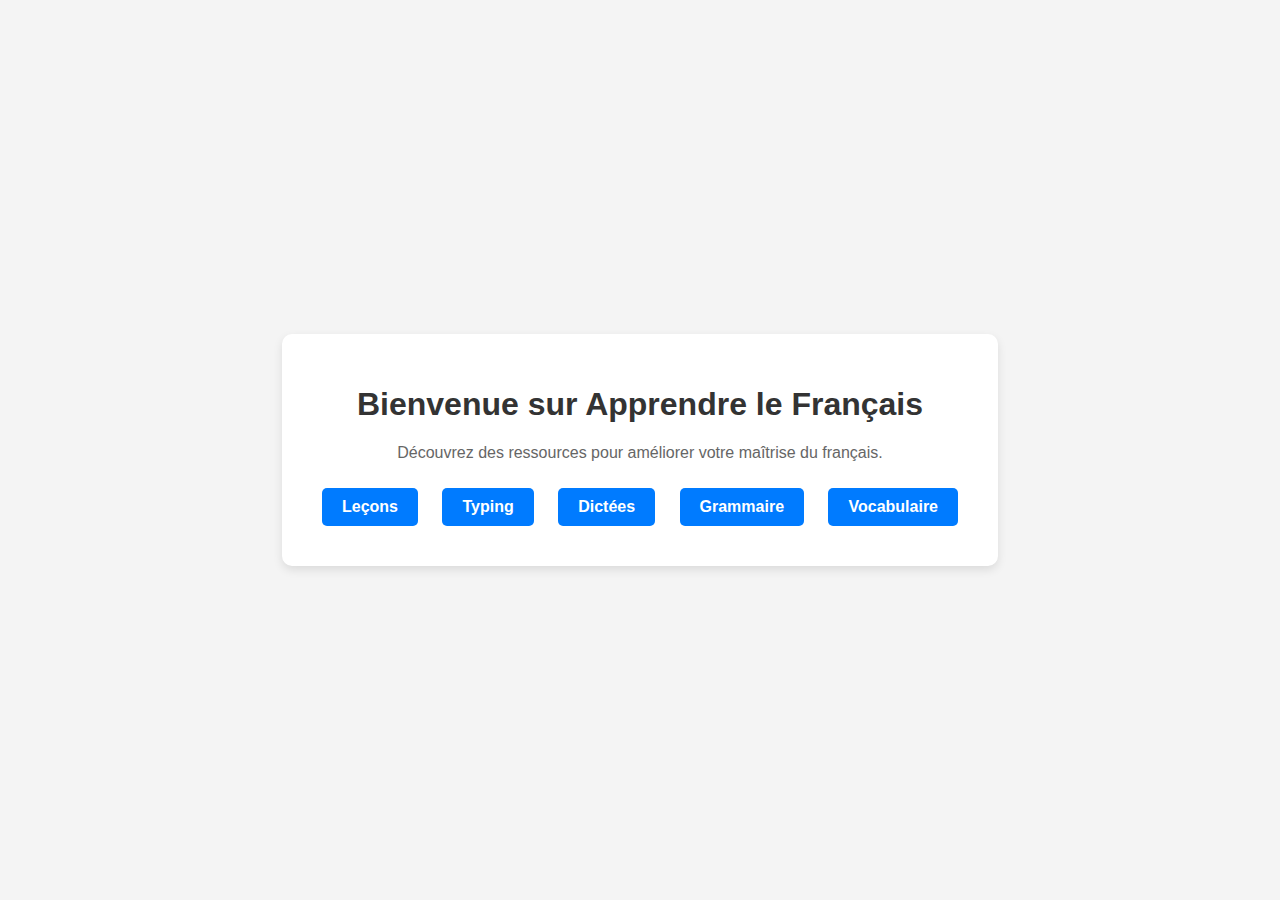
<file: index.html>
<!DOCTYPE html>
<html lang="fr">
<head>
    <meta charset="UTF-8">
    <meta name="viewport" content="width=device-width, initial-scale=1.0">
    <title>Apprendre le Français</title>
    <style>
        body {
            font-family: Arial, sans-serif;
            margin: 0;
            padding: 0;
            display: flex;
            justify-content: center;
            align-items: center;
            height: 100vh;
            background-color: #f4f4f4;
            text-align: center;
        }
        .container {
            background: white;
            padding: 30px;
            border-radius: 10px;
            box-shadow: 0px 4px 10px rgba(0, 0, 0, 0.1);
        }
        h1 {
            color: #333;
        }
        p {
            color: #666;
        }
        .btn {
            display: inline-block;
            margin: 10px;
            padding: 10px 20px;
            background-color: #007BFF;
            color: white;
            text-decoration: none;
            border-radius: 5px;
            font-weight: bold;
        }
        .btn:hover {
            background-color: #0056b3;
        }
    </style>
</head>
<body>
    <div class="container">
        <h1>Bienvenue sur Apprendre le Français</h1>
        <p>Découvrez des ressources pour améliorer votre maîtrise du français.</p>
        <a href="lecons.html" class="btn">Leçons</a>
        <a href="french-typing.html" class="btn">Typing</a>
        <a href="fortographie/index.html" class="btn">Dictées</a>
        <a href="index4.html" class="btn">Grammaire</a>
        <a href="flashcard/index.html" class="btn">Vocabulaire</a>
    </div>
</body>
</html>
</file>
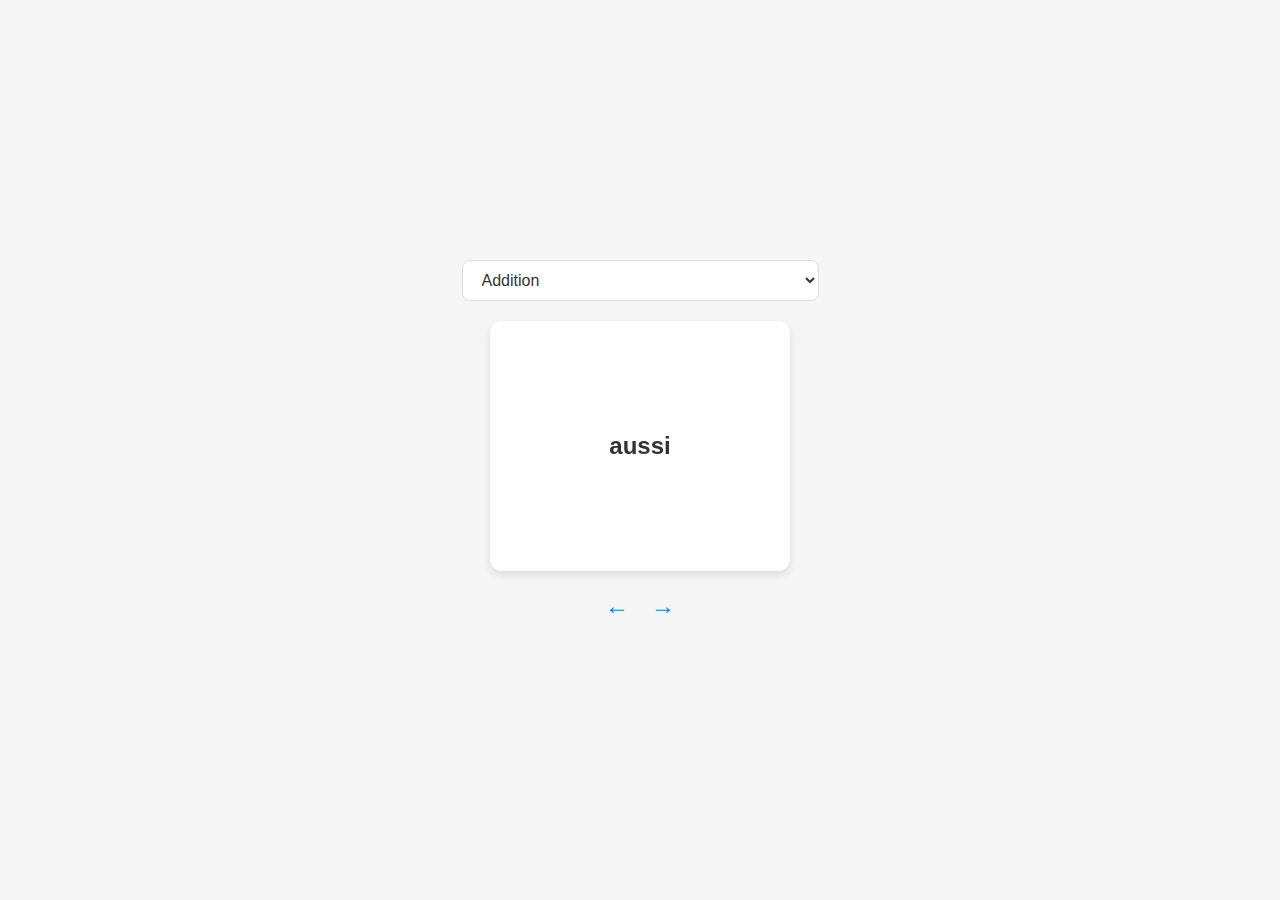
<file: flashcard/index.html>
<!DOCTYPE html>
<html lang="en">
<head>
    <meta charset="UTF-8">
    <meta name="viewport" content="width=device-width, initial-scale=1.0">
    <title>Flashcard App</title>
    <link rel="stylesheet" href="styles.css">
</head>
<body>
    <div class="container">
        <div class="controls">
            <select id="set-selector"></select> <!-- Categories will be dynamically added here -->
        </div>
        <div class="flashcard-container">
            <div class="flashcard">
                <div class="front">
                    <h2 id="word">Word</h2>
                </div>
                <div class="back">
                    <p id="definition">Definition</p>
                </div>
            </div>
            <div class="navigation">
                <button id="prev-btn">&larr;</button>
                <button id="next-btn">&rarr;</button>
            </div>
        </div>
    </div>

    <script src="script.js"></script>
</body>
</html>
</file>
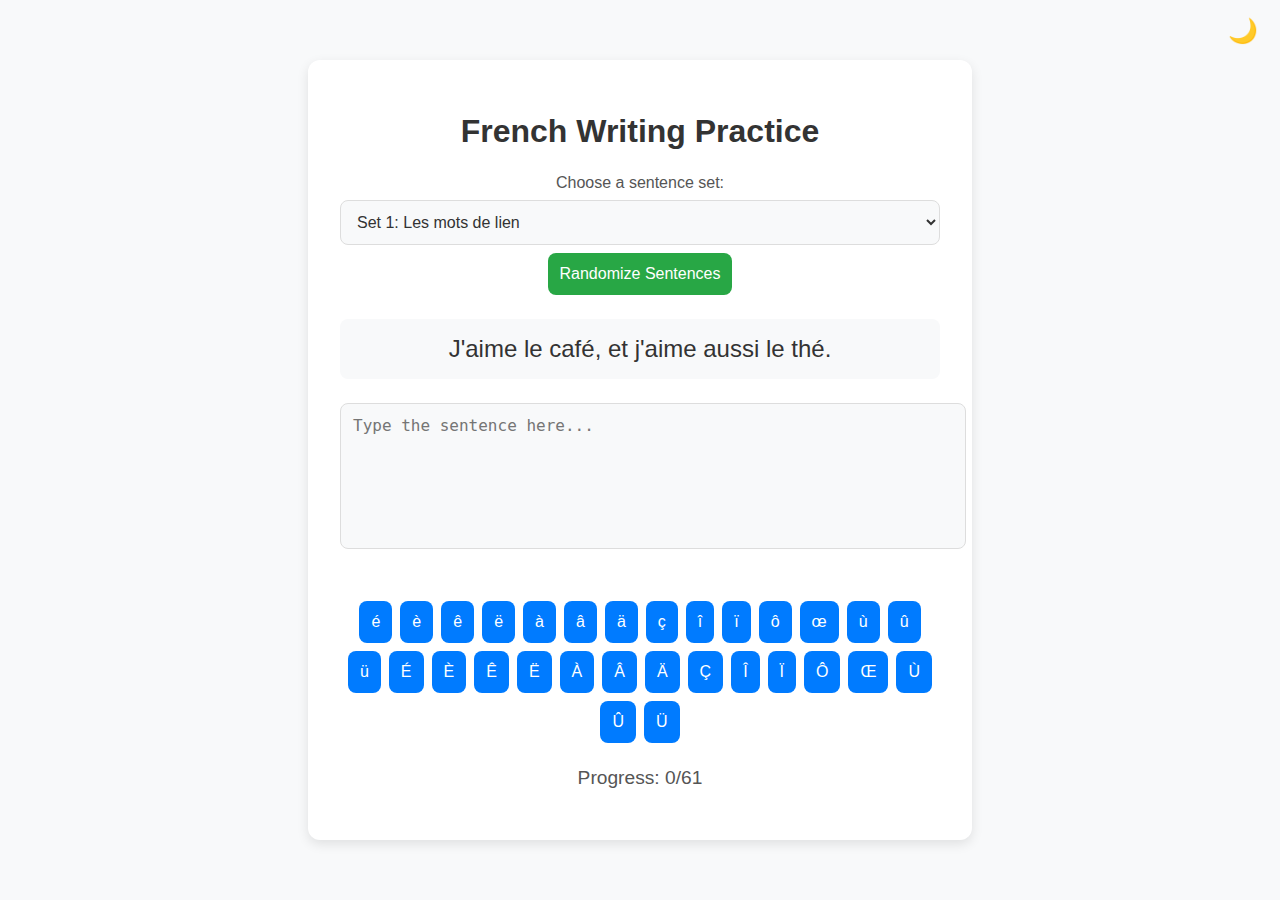
<file: fortographie/index.html>
<!DOCTYPE html>
<html lang="en">
<head>
  <meta charset="UTF-8">
  <meta name="viewport" content="width=device-width, initial-scale=1.0">
  <title>French Writing Practice</title>
  <link rel="stylesheet" href="styles.css">
</head>
<body>
  <div class="container">
    <div class="theme-toggle">
      <button id="theme-toggle-btn">🌙</button>
    </div>
    <h1>French Writing Practice</h1>
    <div class="controls">
      <label for="sentence-set">Choose a sentence set:</label>
      <select id="sentence-set">
        <option value="set1">Set 1: Les mots de lien</option>
        <option value="set2">Set 2: Claude Sunjunctive 20</option>
        <option value="set3">Set 3: Le Present 15 Claude Sentences</option>
        <option value="set4">Set 4: Imparfait 15 Claude Sentences</option>
        <option value="set5">Set 5: Passe Compose 15 Claude Sentences</option>
        <option value="set6">Set 6: Future 15 Claude Sentences</option>
        <option value="set7">Set 7: Future Anterior 15 Claude Sentences</option>
        <option value="set8">Set 8: Plus Que Parfait 15 Claude Sentences</option>
        <option value="set9">Set 9: Conditionnelle Present 15 Deep Sentences</option>
        <option value="set10">Set 10: Subjunctive Present 15 Deep Sentences</option>
        <option value="set11">Set 11: Relative Clauses 15 Deep Sentences</option>
        <option value="set12">Set 12: Passive 15 Deep Sentences</option>
        <option value="set13">Set 13: Noun Clauses 15 Claude Sentences</option>        
        <option value="addition">Addition</option>
        <option value="cause">Cause</option>
        <option value="purpose">Purpose</option>
        <option value="consequence">Consequence</option>
        <option value="condition">Condition</option>
        <option value="opposition">Opposition</option>
        <option value="illustrating">Illustrating</option>
        <option value="introducing">Introducing</option>
        <option value="concluding">Concluding</option>
        <option value="summarizing">Summarizing</option>
        <option value="referencing">Referencing</option>
        <option value="time">Time</option>
        <option value="location">Location</option>
        <option value="comparison">Comparison</option>
        <option value="emphasis">Emphasis</option>
        <option value="doubt">Doubt</option>
        <option value="modals">Modals</option>
        <option value="verbs1">Verbs 1</option>
        <option value="verbs2">Verbs 2</option>
        <option value="verbs3">Verbs 3</option>
        <option value="verbs4">Verbs 4</option>
        <option value="verbs5">Verbs 5</option>
        <option value="verbs6">Verbs 6</option>
        <option value="verbs7">Verbs 7</option>
        <option value="verbs8">Verbs 8</option>
        <option value="verbs9">Verbs 9</option>
        <option value="verbs10">Verbs 10</option>
        <option value="verbs11">Verbs 11</option>
        <option value="verbs12">Verbs 12</option>
        <option value="verbs13">Verbs 13</option>
        <option value="verbs14">Verbs 14</option>
        <option value="verbs15">Verbs 15</option>
        <option value="verbs16">Verbs 16</option>
        <option value="verbs17">Verbs 17</option>
        <option value="verbs18">Verbs 18</option>
        <option value="verbs19">Verbs 19</option>
        <option value="verbs20">Verbs 20</option>
        <option value="grokeot3_1">Grok EO Task 3-1</option>
        <option value="grokeot3_2">Grok EO Task 3-2</option>
      </select>
      <button id="randomize-btn">Randomize Sentences</button>
    </div>
    <div id="sentence-display"></div>
    <textarea id="user-input" placeholder="Type the sentence here..."></textarea>
    <div id="feedback"></div>
    <div id="virtual-keyboard">
      <!-- Lowercase special characters -->
      <button data-char="é">é</button>
      <button data-char="è">è</button>
      <button data-char="ê">ê</button>
      <button data-char="ë">ë</button>
      <button data-char="à">à</button>
      <button data-char="â">â</button>
      <button data-char="ä">ä</button>
      <button data-char="ç">ç</button>
      <button data-char="î">î</button>
      <button data-char="ï">ï</button>
      <button data-char="ô">ô</button>
      <button data-char="œ">œ</button>
      <button data-char="ù">ù</button>
      <button data-char="û">û</button>
      <button data-char="ü">ü</button>
      <!-- Uppercase special characters -->
      <button data-char="É">É</button>
      <button data-char="È">È</button>
      <button data-char="Ê">Ê</button>
      <button data-char="Ë">Ë</button>
      <button data-char="À">À</button>
      <button data-char="Â">Â</button>
      <button data-char="Ä">Ä</button>
      <button data-char="Ç">Ç</button>
      <button data-char="Î">Î</button>
      <button data-char="Ï">Ï</button>
      <button data-char="Ô">Ô</button>
      <button data-char="Œ">Œ</button>
      <button data-char="Ù">Ù</button>
      <button data-char="Û">Û</button>
      <button data-char="Ü">Ü</button>
    </div>
    <div id="progress">
      <p>Progress: <span id="progress-count">0</span>/<span id="total-sentences">0</span></p>
    </div>
  </div>
  <script src="app.js"></script>
</body>
</html>
</file>
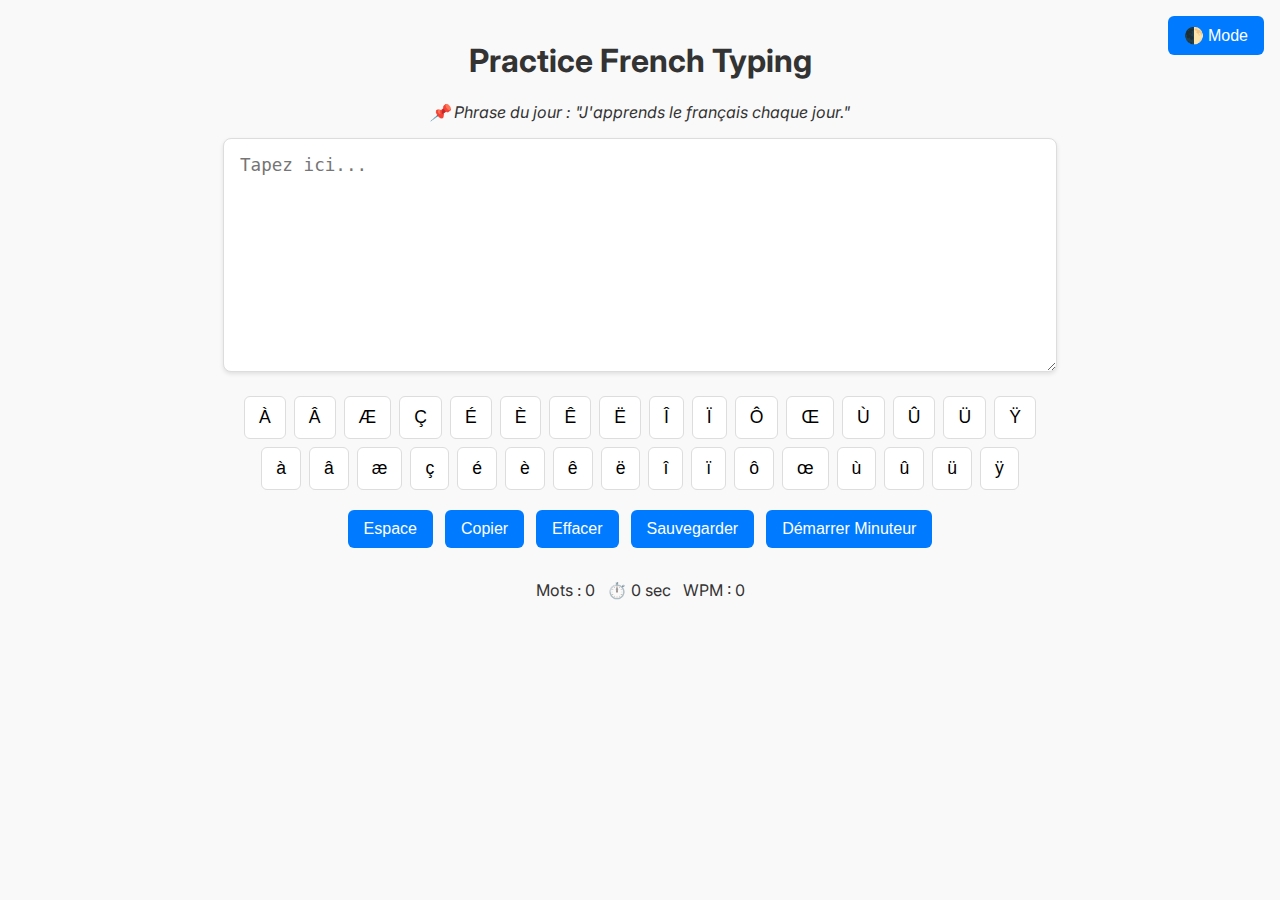
<file: french-typing.html>
<!DOCTYPE html>
<html lang="fr">
<head>
  <meta charset="UTF-8" />
  <meta name="viewport" content="width=device-width, initial-scale=1" />
  <title>French Typing Practice</title>
  <link href="https://fonts.googleapis.com/css2?family=Inter:wght@400;600&display=swap" rel="stylesheet">
  <style>
    :root {
      --bg-color: #f9f9f9;
      --text-color: #333;
      --key-bg: #fff;
      --key-border: #ddd;
      --button-bg: #007BFF;
      --button-hover: #0056b3;
      --key-text-color: #000;
    }

    body.dark {
      --bg-color: #1e1e1e;
      --text-color: #eee;
      --key-bg: #2b2b2b;
      --key-border: #444;
      --button-bg: #1a73e8;
      --button-hover: #135abe;
      --key-text-color: #fff;
    }

    body {
      font-family: 'Inter', sans-serif;
      background: var(--bg-color);
      color: var(--text-color);
      margin: 0;
      padding: 20px;
      text-align: center;
      transition: background 0.3s, color 0.3s;
    }

    h1 {
      font-size: 2rem;
    }

    textarea {
      width: 100%;
      max-width: 800px;
      height: 200px;
      font-size: 1.1rem;
      padding: 16px;
      border: 1px solid var(--key-border);
      border-radius: 8px;
      resize: vertical;
      box-shadow: 0 2px 4px rgba(0,0,0,0.1);
      background: var(--key-bg);
      color: var(--text-color);
    }

    .keyboard {
      display: flex;
      flex-wrap: wrap;
      gap: 8px;
      justify-content: center;
      max-width: 820px;
      margin: 20px auto;
    }

    .key {
      font-size: 1.1rem;
      padding: 10px 14px;
      background: var(--key-bg);
      color: var(--key-text-color);
      border: 1px solid var(--key-border);
      border-radius: 6px;
      cursor: pointer;
      transition: transform 0.1s, background 0.2s;
    }

    .key:hover {
      background: rgba(100, 100, 100, 0.1);
      transform: scale(1.05);
    }

    .controls, .stats {
      display: flex;
      flex-wrap: wrap;
      gap: 12px;
      justify-content: center;
      margin-top: 16px;
    }

    .controls button, .toggle {
      font-size: 1rem;
      padding: 10px 16px;
      border: none;
      border-radius: 6px;
      background: var(--button-bg);
      color: white;
      cursor: pointer;
      transition: background 0.2s;
    }

    .controls button:hover, .toggle:hover {
      background: var(--button-hover);
    }

    .sentence {
      font-style: italic;
      margin-top: 16px;
    }

    .toggle {
      position: absolute;
      top: 16px;
      right: 16px;
    }

    @media (max-width: 600px) {
      .key {
        font-size: 1rem;
        padding: 8px 10px;
      }
    }
  </style>
</head>
<body>

  <button class="toggle" onclick="toggleDarkMode()">🌓 Mode</button>
  <h1>Practice French Typing</h1>

  <p class="sentence" id="dailySentence"></p>

  <textarea id="textArea" placeholder="Tapez ici..." spellcheck="true" oninput="updateCount()"></textarea>

  <div class="keyboard" id="accentKeys"></div>

  <div class="controls">
    <button onclick="insertSpace()">Espace</button>
    <button onclick="copyText()">Copier</button>
    <button onclick="clearText()">Effacer</button>
    <button onclick="downloadText()">Sauvegarder</button>
    <button onclick="startTimer()">Démarrer Minuteur</button>
  </div>

  <div class="stats">
    <p id="wordCount">Mots : 0</p>
    <p id="timer">⏱️ 0 sec</p>
    <p id="wpm">WPM : 0</p>
  </div>

  <script>
    const textArea = document.getElementById("textArea");
    const characters = ["À","Â","Æ","Ç","É","È","Ê","Ë","Î","Ï","Ô","Œ","Ù","Û","Ü","Ÿ","à","â","æ","ç","é","è","ê","ë","î","ï","ô","œ","ù","û","ü","ÿ"];
    const accentContainer = document.getElementById("accentKeys");

    characters.forEach(char => {
      const btn = document.createElement("button");
      btn.textContent = char;
      btn.className = "key";
      btn.onclick = () => insertChar(char);
      accentContainer.appendChild(btn);
    });

    function insertChar(char) {
      textArea.setRangeText(char, textArea.selectionStart, textArea.selectionEnd, 'end');
      textArea.focus();
      updateCount();
    }

    function insertSpace() {
      insertChar(' ');
    }

    function copyText() {
      textArea.select();
      document.execCommand("copy");
      alert("Texte copié !");
    }

    function clearText() {
      textArea.value = '';
      updateCount();
    }

    function downloadText() {
      const blob = new Blob([textArea.value], { type: "text/plain" });
      const link = document.createElement("a");
      link.download = "french_typing.txt";
      link.href = URL.createObjectURL(blob);
      link.click();
    }

    function updateCount() {
      const words = textArea.value.trim().split(/\s+/).filter(Boolean).length;
      document.getElementById("wordCount").textContent = `Mots : ${words}`;
      if (startTime) {
        const elapsed = (Date.now() - startTime) / 60000;
        const wpm = Math.round(words / elapsed);
        document.getElementById("wpm").textContent = `WPM : ${wpm}`;
      }
    }

    let startTime = null;
    let interval = null;

    function startTimer() {
      clearInterval(interval);
      startTime = Date.now();
      interval = setInterval(() => {
        const seconds = Math.floor((Date.now() - startTime) / 1000);
        document.getElementById("timer").textContent = `⏱️ ${seconds} sec`;
        updateCount();
      }, 1000);
    }

    function toggleDarkMode() {
      document.body.classList.toggle("dark");
    }

    const sentences = [
      "Le chat dort sur le canapé.",
      "Elle aime écouter de la musique classique.",
      "Il fait beau aujourd'hui à Paris.",
      "J'apprends le français chaque jour.",
      "Nous allons au marché le samedi matin.",
      "Ils jouent au football après l'école.",
      "Tu veux un café ou un thé ?"
    ];

    function loadDailySentence() {
      const index = new Date().getDate() % sentences.length;
      document.getElementById("dailySentence").textContent = `📌 Phrase du jour : "${sentences[index]}"`;
    }

    loadDailySentence();
  </script>

</body>
</html>
</file>
<file: flashcard/styles.css>
/* Base Styles */
:root {
    --primary-color: #007bff;
    --background: #f5f5f5;
    --text-color: #333;
    --card-background: #fff;
    --card-shadow: 0 4px 8px rgba(0, 0, 0, 0.1);
}

body {
    font-family: 'Inter', sans-serif;
    margin: 0;
    padding: 0;
    display: flex;
    justify-content: center;
    align-items: center;
    min-height: 100vh;
    background-color: var(--background);
    color: var(--text-color);
}

.container {
    text-align: center;
    max-width: 400px;
    width: 100%;
    padding: 20px;
}

.controls {
    margin-bottom: 20px;
    display: flex;
    justify-content: center;
    gap: 10px;
}

select {
    padding: 10px 15px;
    font-size: 1rem;
    border: none;
    border-radius: 8px;
    cursor: pointer;
    transition: background-color 0.3s, transform 0.2s;
    background-color: var(--card-background);
    color: var(--text-color);
    border: 1px solid #ddd;
}

.flashcard-container {
    perspective: 1000px;
    margin-bottom: 20px;
}

.flashcard {
    width: 100%;
    max-width: 300px;
    height: 200px;
    position: relative;
    transform-style: preserve-3d;
    transition: transform 0.6s;
    margin: 0 auto;
    cursor: pointer;
    touch-action: pan-y; /* Enable touch scrolling */
}

.flashcard.flipped {
    transform: rotateY(180deg);
}

.front, .back {
    width: 100%;
    height: 100%;
    position: absolute;
    backface-visibility: hidden;
    display: flex;
    justify-content: center;
    align-items: center;
    border-radius: 12px;
    box-shadow: var(--card-shadow);
    padding: 20px;
    box-sizing: border-box;
    background-color: var(--card-background);
}

.front {
    color: var(--text-color);
}

.back {
    background-color: var(--primary-color);
    color: #fff;
    transform: rotateY(180deg);
}

.navigation {
    display: flex;
    justify-content: center;
    gap: 10px;
    margin-top: 20px;
}

.navigation button {
    background: none;
    border: none;
    font-size: 1.5rem;
    color: var(--primary-color);
    cursor: pointer;
    transition: color 0.3s;
}

.navigation button:hover {
    color: #0056b3;
}

/* Responsive Design */
@media (max-width: 600px) {
    .container {
        padding: 10px;
    }

    .flashcard {
        height: 150px;
    }

    .front, .back {
        padding: 10px;
    }

    .navigation button {
        font-size: 1.2rem;
    }
}
</file>
<file: fortographie/styles.css>
/* General Styles */
body {
  font-family: 'Arial', sans-serif;
  background-color: #f8f9fa;
  color: #333;
  margin: 0;
  padding: 0;
  display: flex;
  justify-content: center;
  align-items: center;
  min-height: 100vh;
  transition: background-color 0.3s ease, color 0.3s ease;
}

body.dark-theme {
  background-color: #121212; /* Dark background */
  color: #cccccc; /* Darker gray for text */
}

.container {
  background-color: #fff;
  padding: 2rem;
  border-radius: 12px;
  box-shadow: 0 4px 12px rgba(0, 0, 0, 0.1);
  width: 100%;
  max-width: 600px;
  text-align: center;
  transition: background-color 0.3s ease, color 0.3s ease;
}

body.dark-theme .container {
  background-color: #1e1e1e; /* Darker container background */
  color: #cccccc; /* Darker gray for text */
}

h1 {
  font-size: 2rem;
  margin-bottom: 1.5rem;
  color: #333;
}

body.dark-theme h1 {
  color: #cccccc; /* Darker gray for headings */
}

.controls {
  margin-bottom: 1.5rem;
}

label {
  font-size: 1rem;
  color: #555;
}

body.dark-theme label {
  color: #999999; /* Slightly lighter gray for labels */
}

select {
  width: 100%;
  padding: 0.75rem;
  font-size: 1rem;
  border: 1px solid #ddd;
  border-radius: 8px;
  margin-top: 0.5rem;
  background-color: #f8f9fa;
  color: #333;
  transition: background-color 0.3s ease, color 0.3s ease, border-color 0.3s ease;
}

body.dark-theme select {
  background-color: #2d2d2d; /* Darker background for dropdown */
  color: #cccccc; /* Darker gray for dropdown text */
  border-color: #444; /* Darker border for dropdown */
}

#randomize-btn {
  padding: 0.75rem;
  font-size: 1rem;
  border: none;
  background-color: #28a745; /* Green color for the button */
  color: #fff;
  border-radius: 8px;
  cursor: pointer;
  transition: background-color 0.3s ease;
  margin-top: 0.5rem;
}

#randomize-btn:hover {
  background-color: #218838; /* Darker green on hover */
}

#sentence-display {
  font-size: 1.5rem;
  margin-bottom: 1.5rem;
  padding: 1rem;
  background-color: #f8f9fa;
  border-radius: 8px;
  white-space: pre-wrap;
  transition: background-color 0.3s ease, color 0.3s ease;
}

body.dark-theme #sentence-display {
  background-color: #2d2d2d; /* Darker background for sentence display */
  color: #cccccc; /* Darker gray for sentence text */
}

textarea {
  width: 100%;
  height: 120px;
  padding: 0.75rem;
  font-size: 1rem;
  border: 1px solid #ddd;
  border-radius: 8px;
  margin-bottom: 1.5rem;
  resize: none;
  background-color: #f8f9fa;
  color: #333;
  transition: background-color 0.3s ease, color 0.3s ease, border-color 0.3s ease;
}

body.dark-theme textarea {
  background-color: #2d2d2d; /* Darker background for textarea */
  color: #cccccc; /* Darker gray for textarea text */
  border-color: #444; /* Darker border for textarea */
}

#feedback {
  font-size: 1.2rem;
  margin-bottom: 1.5rem;
}

#virtual-keyboard {
  display: flex;
  flex-wrap: wrap;
  gap: 0.5rem;
  justify-content: center;
  margin-bottom: 1.5rem;
}

#virtual-keyboard button {
  padding: 0.75rem;
  font-size: 1rem;
  border: none;
  background-color: #007bff;
  color: #fff;
  border-radius: 8px;
  cursor: pointer;
  transition: background-color 0.3s ease;
}

#virtual-keyboard button:hover {
  background-color: #0056b3;
}

#progress {
  font-size: 1.2rem;
  color: #555;
}

body.dark-theme #progress {
  color: #999999; /* Slightly lighter gray for progress text */
}

.correct {
  color: #28a745;
}

.incorrect {
  color: #dc3545;
}

.theme-toggle {
  position: absolute;
  top: 1rem;
  right: 1rem;
}

.theme-toggle button {
  background: none;
  border: none;
  font-size: 1.5rem;
  cursor: pointer;
  color: #333;
  transition: color 0.3s ease;
}

body.dark-theme .theme-toggle button {
  color: #cccccc; /* Darker gray for theme toggle button */
}

/* Responsive Design */
@media (max-width: 600px) {
  h1 {
    font-size: 1.5rem;
  }

  #sentence-display {
    font-size: 1.2rem;
  }

  textarea {
    height: 100px;
  }

  #virtual-keyboard button {
    padding: 0.5rem;
    font-size: 0.9rem;
  }
}
</file>
